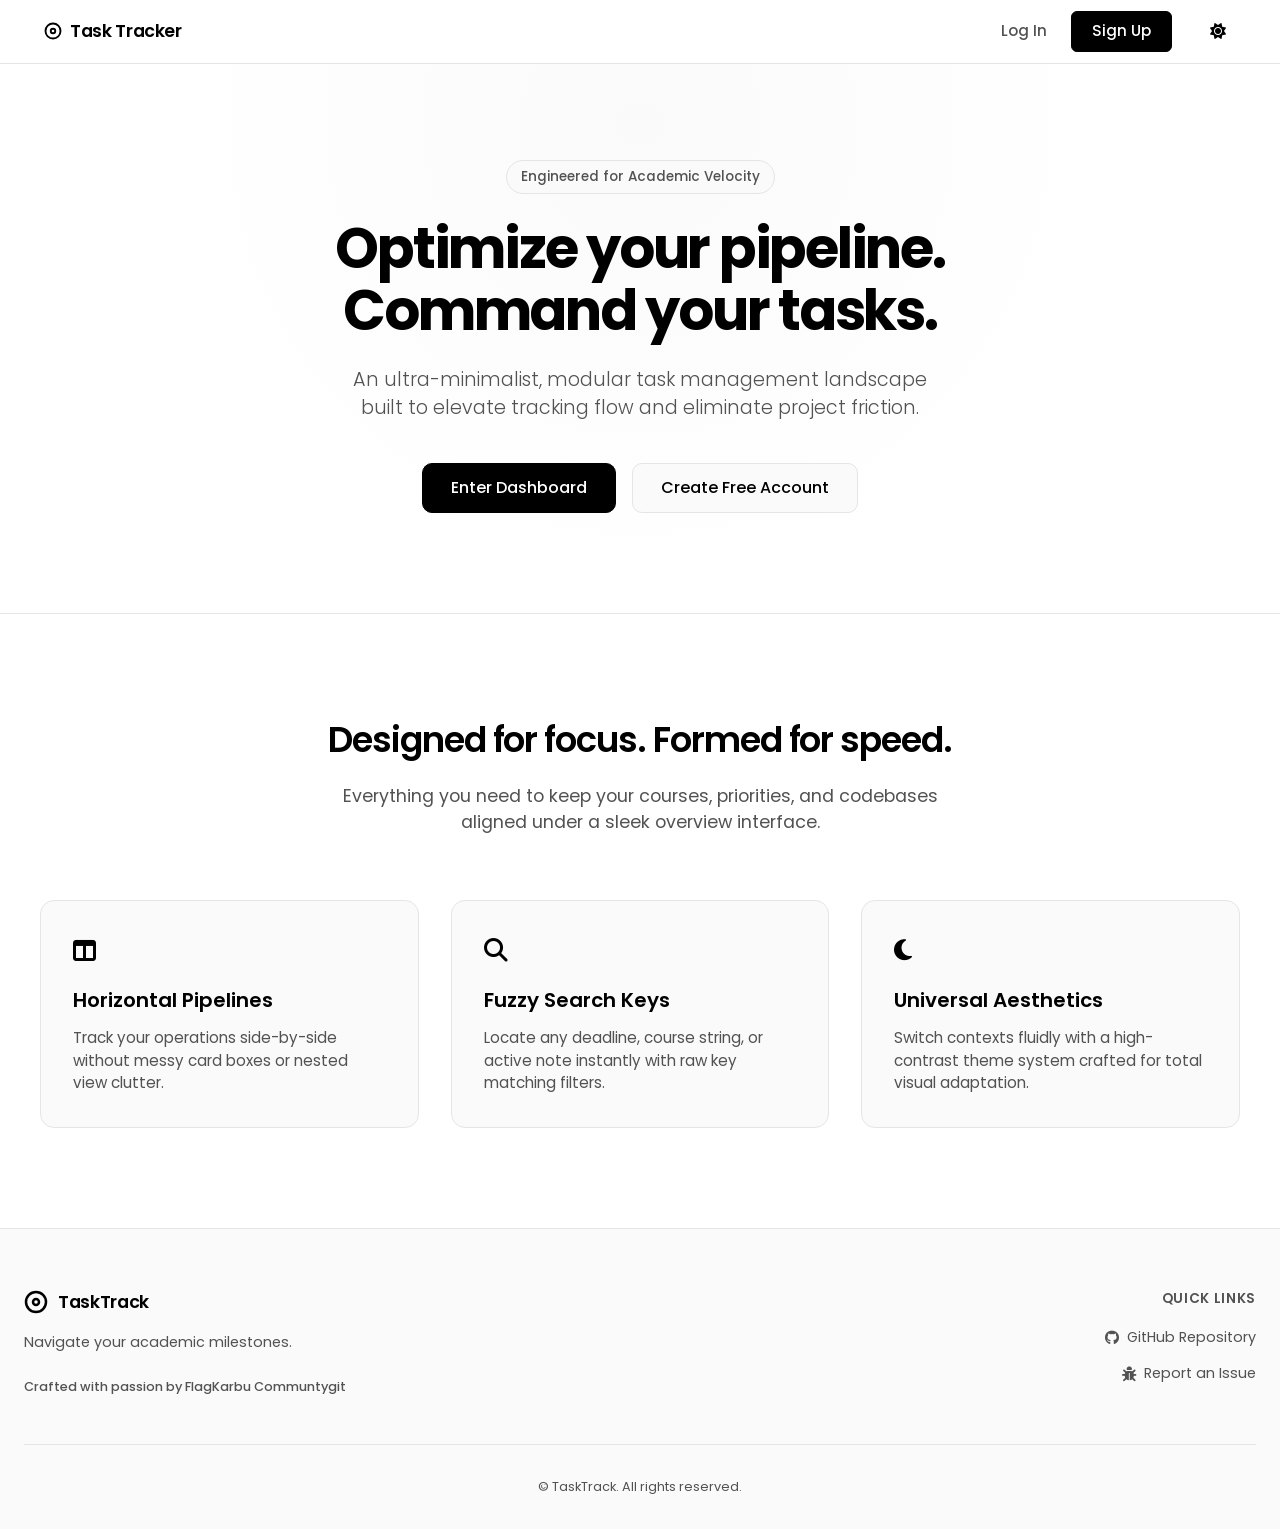
<file: frontend/pages/index.html>
<!DOCTYPE html>
<html lang="en" data-theme="light">

<head>
    <meta charset="UTF-8">
    <meta name="viewport" content="width=device-width, initial-scale=1.0">
    <title>Task Tracker — Navigate Your Academic Milestones</title>
    <link rel="preconnect" href="https://fonts.googleapis.com">
    <link rel="preconnect" href="https://fonts.gstatic.com" crossorigin>
    <link href="https://fonts.googleapis.com/css2?family=Poppins:wght@300;400;500;600;700&display=swap"
        rel="stylesheet">
    <link rel="stylesheet" href="https://cdnjs.cloudflare.com/ajax/libs/font-awesome/6.4.0/css/all.min.css">
    <link rel="stylesheet" href="../css/style.css">
</head>

<body>
    <nav class="navbar">
        <div class="nav-container">
            <a href="index.html" class="app-logo">
                <svg class="logo-icon" viewBox="0 0 24 24" fill="none" stroke="currentColor" stroke-width="2.5">
                    <path d="M12 22c5.523 0 10-4.477 10-10S17.523 2 12 2 2 6.477 2 12s4.477 10 10 10z" />
                    <circle cx="12" cy="12" r="3" />
                </svg>
                Task Tracker
            </a>
            <div class="nav-right">
                <div class="nav-links" style="align-items: center; margin-right: 12px;">
                    <a href="login.html"
                        style="font-size: 0.95rem; font-weight: 500; padding: 6px 12px; color: var(--text-secondary); transition: color 0.2s;"
                        onmouseover="this.style.color='var(--text-main)'"
                        onmouseout="this.style.color='var(--text-secondary)'">Log In</a>
                    <a href="register.html" class="btn-primary" style="padding: 8px 20px; font-size: 0.95rem;">Sign
                        Up</a>
                </div>
                <button class="nav-action-btn" id="theme-toggle-btn" title="Toggle Theme"><i
                        class="fas fa-sun"></i></button>
                <button class="nav-hamburger-btn" aria-label="Open menu">
                    <span></span>
                    <span></span>
                    <span></span>
                </button>
                <div class="nav-mobile-menu" id="mobile-nav-menu">
                    <a href="login.html" class="mobile-menu-link">Log In</a>
                    <a href="register.html" class="mobile-menu-link">Sign Up</a>
                </div>
            </div>
        </div>
    </nav>

    <header class="hero-section">
        <div class="hero-container">
            <div class="hero-badge">Engineered for Academic Velocity</div>
            <h1 class="hero-title">Optimize your pipeline. Command your tasks.</h1>
            <p class="hero-subtitle">An ultra-minimalist, modular task management landscape built to elevate tracking
                flow and eliminate project friction.</p>
            <div class="hero-actions">
                <a href="login.html" class="btn-primary btn-large">Enter Dashboard</a>
                <a href="register.html" class="btn-secondary btn-large">Create Free Account</a>
            </div>
        </div>
    </header>

    <section class="features-section">
        <div class="section-container">
            <header class="section-header">
                <h2 class="section-title">Designed for focus. Formed for speed.</h2>
                <p class="section-subtitle">Everything you need to keep your courses, priorities, and codebases aligned
                    under a sleek overview interface.</p>
            </header>
            <div class="features-grid">
                <div class="feature-card">
                    <div class="feature-icon"><i class="fas fa-columns"></i></div>
                    <h3 class="feature-title">Horizontal Pipelines</h3>
                    <p class="feature-text">Track your operations side-by-side without messy card boxes or nested view
                        clutter.</p>
                </div>
                <div class="feature-card">
                    <div class="feature-icon"><i class="fas fa-search"></i></div>
                    <h3 class="feature-title">Fuzzy Search Keys</h3>
                    <p class="feature-text">Locate any deadline, course string, or active note instantly with raw key
                        matching filters.</p>
                </div>
                <div class="feature-card">
                    <div class="feature-icon"><i class="fas fa-moon"></i></div>
                    <h3 class="feature-title">Universal Aesthetics</h3>
                    <p class="feature-text">Switch contexts fluidly with a high-contrast theme system crafted for total
                        visual adaptation.</p>
                </div>
            </div>
        </div>
    </section>

    <footer class="main-footer">
        <div class="footer-container">
            <div class="footer-left">
                <div class="footer-branding">
                    <svg class="footer-logo-icon" viewBox="0 0 24 24" fill="none" stroke="currentColor"
                        stroke-width="2.5">
                        <path d="M12 22c5.523 0 10-4.477 10-10S17.523 2 12 2 2 6.477 2 12s4.477 10 10 10z" />
                        <circle cx="12" cy="12" r="3" />
                    </svg>
                    <span class="footer-logo-text">TaskTrack</span>
                </div>
                <p class="footer-tagline">Navigate your academic milestones.</p>
                <p class="footer-credit">Crafted with passion by FlagKarbu Communtygit </p>
            </div>
            <div class="footer-right">
                <div class="footer-section">
                    <h4 class="footer-section-title">Quick Links</h4>
                    <ul class="footer-links">
                        <li><a href="https://github.com/naaelle1/TaskTrack" target="_blank" class="footer-link"><i
                                    class="fab fa-github"></i> GitHub Repository</a></li>
                        <li><a href="mailto:support@tasktrack.dev" class="footer-link"><i class="fas fa-bug"></i> Report
                                an Issue</a></li>
                    </ul>
                </div>
            </div>
        </div>
        <div class="footer-bottom">
            <p class="footer-copyright">© TaskTrack. All rights reserved.</p>
        </div>
    </footer>

    <script src="../js/app.js"></script>
</body>

</html>
</file>
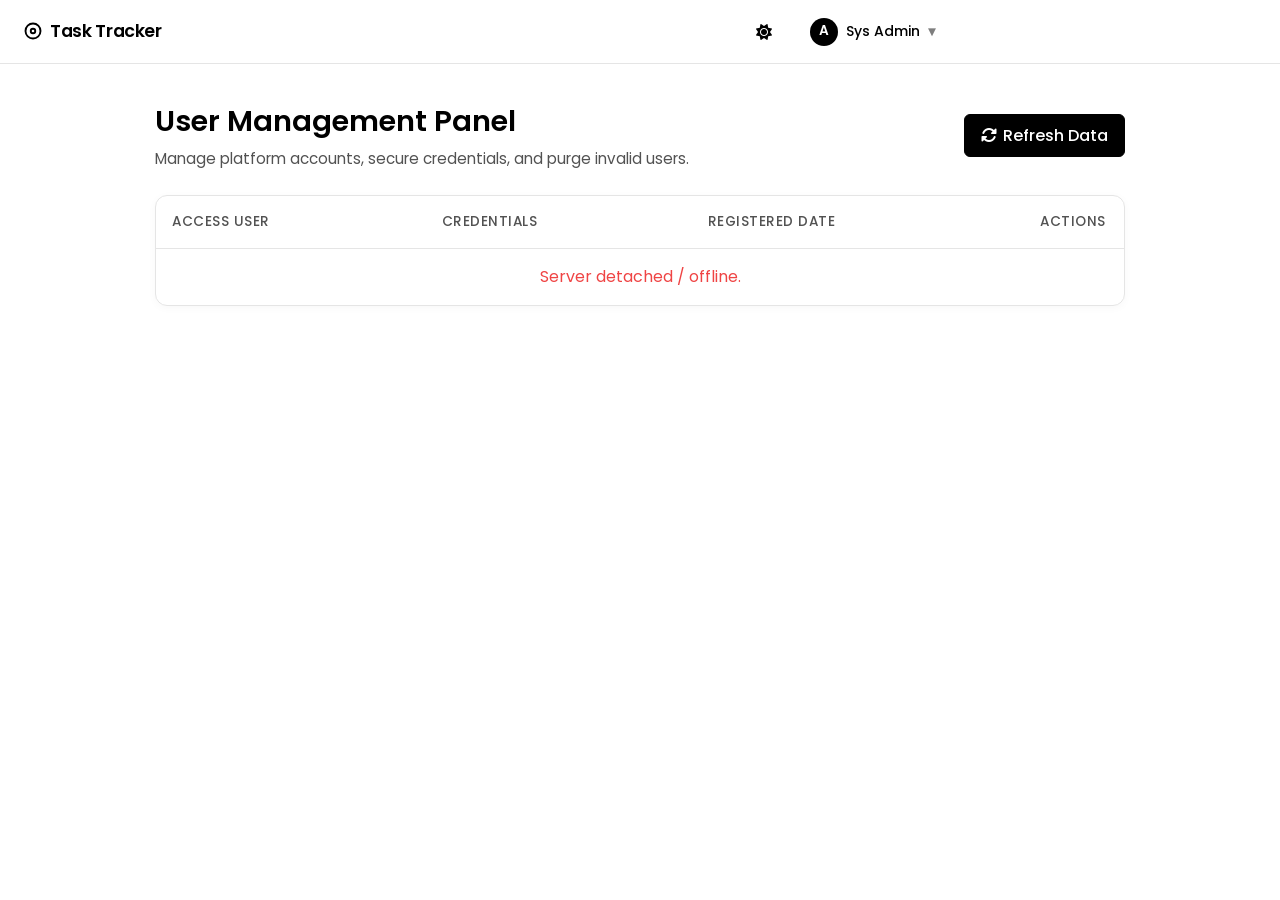
<file: frontend/pages/admin.html>
<!DOCTYPE html>
<html lang="en" data-theme="light">

<head>
    <meta charset="UTF-8">
    <meta name="viewport" content="width=device-width, initial-scale=1.0">
    <title>Admin Panel — Task Tracker</title>
    <link rel="preconnect" href="https://fonts.googleapis.com">
    <link rel="preconnect" href="https://fonts.gstatic.com" crossorigin>
    <link href="https://fonts.googleapis.com/css2?family=Poppins:wght@300;400;500;600;700&display=swap"
        rel="stylesheet">
    <link rel="stylesheet" href="https://cdnjs.cloudflare.com/ajax/libs/font-awesome/6.4.0/css/all.min.css">
    <link rel="stylesheet" href="../css/style.css">
    <style>
        .admin-page-container {
            max-width: 1000px;
            margin: 0 auto;
            padding: 100px 15px 30px;
            /* added 100px top padding to avoid navbar collision */
        }

        .admin-header {
            margin-bottom: 24px;
            display: flex;
            align-items: center;
            justify-content: space-between;
            gap: 15px;
        }

        .admin-title {
            font-size: 1.8rem;
            font-weight: 600;
        }

        .user-table-wrapper {
            background-color: var(--card-bg);
            border-radius: 12px;
            border: 1px solid var(--border-color);
            overflow-x: auto;
            box-shadow: 0 2px 8px rgba(0, 0, 0, 0.03);
            margin-top: 15px;
        }

        .user-table {
            width: 100%;
            border-collapse: collapse;
            text-align: left;
        }

        .user-table th,
        .user-table td {
            padding: 16px;
            border-bottom: 1px solid var(--border-color);
        }

        .user-table th {
            font-weight: 500;
            color: var(--text-secondary);
            font-size: 0.85rem;
            text-transform: uppercase;
            letter-spacing: 0.5px;
            background-color: var(--bg-color);
        }

        .user-table tr:last-child td {
            border-bottom: none;
        }

        .user-table tbody tr:hover {
            background-color: var(--bg-color);
        }

        .action-btns {
            display: flex;
            gap: 10px;
        }

        .btn-icon {
            background: none;
            border: none;
            color: var(--text-secondary);
            cursor: pointer;
            font-size: 1rem;
            transition: color 0.2s;
        }

        .btn-icon:hover {
            color: var(--primary-color);
        }

        .btn-icon.delete:hover {
            color: #ef4444;
        }

        .user-badges {
            display: flex;
            align-items: center;
            gap: 8px;
        }

        .avatar-tiny {
            width: 32px;
            height: 32px;
            border-radius: 50%;
            background-color: var(--primary-color);
            color: white;
            display: flex;
            align-items: center;
            justify-content: center;
            font-weight: 600;
            font-size: 0.85rem;
        }

        /* Mobile Responsive Adjustments */
        @media (max-width: 600px) {
            .admin-page-container {
                padding: 85px 10px 30px;
            }

            .admin-header {
                flex-direction: column;
                align-items: flex-start;
            }

            .admin-title {
                font-size: 1.4rem;
            }

            .welcome-subtitle {
                font-size: 0.85rem;
            }

            .user-table th,
            .user-table td {
                padding: 12px 8px;
                font-size: 0.8rem;
            }

            .user-table th {
                font-size: 0.75rem;
            }

            .avatar-tiny {
                width: 26px;
                height: 26px;
                font-size: 0.7rem;
            }

            .action-btns {
                flex-direction: column;
                gap: 5px;
            }
        }
    </style>
</head>

<body class="dashboard-body horizontal-layout">
    <nav class="app-navbar">
        <div class="nav-left">
            <a href="dashboard.html" class="app-logo">
                <svg class="logo-icon" viewBox="0 0 24 24" fill="none" stroke="currentColor" stroke-width="2.5">
                    <path d="M12 22c5.523 0 10-4.477 10-10S17.523 2 12 2 2 6.477 2 12s4.477 10 10 10z" />
                    <circle cx="12" cy="12" r="3" />
                </svg>
                Task Tracker <span
                    style="font-size: 12px; background: var(--primary-color); color: white; padding: 2px 6px; border-radius: 4px; margin-left: 8px;">ADMIN</span>
            </a>
        </div>
        <div class="nav-right">
            <button class="nav-action-btn" id="theme-toggle-btn" title="Toggle Theme"><i
                    class="fas fa-sun"></i></button>
            <div class="profile-dropdown-wrapper" id="profile-menu-trigger">
                <div class="profile-avatar-sm admin-avatar">A</div>
                <span class="profile-name-sm">Sys Admin</span>
                <span class="profile-chevron">▼</span>
                <div class="profile-dropdown-menu" id="profile-dropdown">
                    <a href="dashboard.html" class="dropdown-item"><i class="fas fa-columns"></i> Dashboard</a>
                    <hr class="dropdown-divider">
                    <a href="index.html" class="dropdown-item logout-text"><i class="fas fa-sign-out-alt"></i>
                        Logout</a>
                </div>
            </div>
        </div>
    </nav>

    <main class="admin-page-container">
        <div class="admin-header">
            <div>
                <h1 class="admin-title">User Management Panel</h1>
                <p class="welcome-subtitle" style="margin-top: 5px;">Manage platform accounts, secure credentials, and
                    purge invalid users.</p>
            </div>
            <button class="btn-primary" onclick="loadUsers()"><i class="fas fa-sync-alt" style="margin-right: 6px;"></i>
                Refresh Data</button>
        </div>

        <div class="user-table-wrapper">
            <table class="user-table">
                <thead>
                    <tr>
                        <th>Access User</th>
                        <th>Credentials</th>
                        <th>Registered Date</th>
                        <th style="width: 100px;">Actions</th>
                    </tr>
                </thead>
                <tbody id="user-table-body">
                    <!-- Dynamic Data Injected Here -->
                    <tr>
                        <td colspan="4" style="text-align: center; padding: 30px; color: var(--text-secondary);">Loading
                            accounts...</td>
                    </tr>
                </tbody>
            </table>
        </div>
    </main>

    <!-- Edit User Modal -->
    <div class="modal-overlay" id="edit-user-modal">
        <div class="modal-content">
            <div style="display:flex; justify-content:space-between; align-items:center; margin-bottom: 20px;">
                <h3 class="modal-title">Edit User Credentials</h3>
                <button class="btn-icon" id="close-user-modal" style="font-size: 1.2rem;"><i
                        class="fas fa-times"></i></button>
            </div>
            <form id="edit-user-form" onsubmit="event.preventDefault(); submitUserEdit();">
                <input type="hidden" id="edit-user-id">
                <div class="form-group">
                    <label class="form-label">Username</label>
                    <input type="text" id="edit-username" class="form-input" required>
                </div>
                <div class="form-group">
                    <label class="form-label">Email Address</label>
                    <input type="email" id="edit-user-email" class="form-input" required>
                </div>
                <div class="form-group">
                    <label class="form-label">New Password</label>
                    <input type="password" id="edit-user-password" class="form-input"
                        placeholder="Leave blank to keep unchanged">
                </div>

                <div class="modal-actions" style="margin-top: 30px;">
                    <button type="submit" class="btn-primary btn-full">Save Changes</button>
                </div>
            </form>
        </div>
    </div>

    <!-- Custom Delete Confirm Modal -->
    <div class="modal-overlay" id="delete-user-modal">
        <div class="modal-content" style="max-width: 450px; text-align: center;">
            <div style="font-size: 50px; color: #ef4444; margin-bottom: 20px;">
                <i class="fas fa-exclamation-triangle"></i>
            </div>
            <h3 class="modal-title" style="margin-bottom: 10px;">Wipe User Account?</h3>
            <p style="color: var(--text-secondary); margin-bottom: 25px;">
                This action is <strong>irreversible</strong>. It will permanently delete this user's account and all
                their active tasks. Proceed?
            </p>

            <div class="modal-actions" style="display: flex; gap: 15px;">
                <button type="button" class="btn-secondary"
                    style="flex: 1; padding: 12px; border-radius: 8px; border: 1px solid var(--border-color); background: none; color: var(--text-main); font-weight: 500; cursor: pointer;"
                    onclick="closeDeleteModal()">Cancel</button>
                <button type="button" class="btn-primary" style="flex: 1; background-color: #ef4444;"
                    onclick="confirmDeleteUser()">Yes, Wipe User</button>
            </div>
        </div>
    </div>

    <script src="../js/app.js"></script>
    <script>
        // Custom Admin Logic extending basic app.js environment variables
        async function loadUsers() {
            const tableBody = document.getElementById("user-table-body");
            tableBody.innerHTML = `<tr><td colspan="4" style="text-align: center; padding: 30px; color: var(--text-secondary);">Loading accounts...</td></tr>`;

            try {
                const response = await fetch(`${API_BASE}/admin/users`, {
                    method: 'GET',
                    credentials: 'include'
                });

                if (response.ok) {
                    const data = await response.json();
                    renderUsers(data.users || []);
                } else if (response.status === 401 || response.status === 403) {
                    alert("Akses Ditolak: Halaman ini dikunci KHUSUS untuk Administrator.");
                    window.location.href = 'dashboard.html';
                } else {
                    tableBody.innerHTML = `<tr><td colspan="4" style="text-align: center; color: #ef4444;">Failed to load users from backend.</td></tr>`;
                }
            } catch (e) {
                tableBody.innerHTML = `<tr><td colspan="4" style="text-align: center; color: #ef4444;">Server detached / offline.</td></tr>`;
            }
        }

        function renderUsers(users) {
            const tableBody = document.getElementById("user-table-body");
            if (users.length === 0) {
                tableBody.innerHTML = `<tr><td colspan="4" style="text-align: center; padding: 30px; color: var(--text-secondary);">No registered users yet.</td></tr>`;
                return;
            }

            tableBody.innerHTML = users.map(user => `
                <tr>
                    <td>
                        <div class="user-badges">
                            <div class="avatar-tiny">${(user.username || 'U').charAt(0).toUpperCase()}</div>
                            <div style="display:flex; flex-direction:column;">
                                <span style="font-weight: 500; color: var(--text-main);">${user.full_name || 'No Name Setup'}</span>
                                <span style="font-size: 0.8rem; color: var(--text-secondary);">ID: ${user.id.substring(0, 8)}...</span>
                            </div>
                        </div>
                    </td>
                    <td>
                        <div style="display:flex; flex-direction:column;">
                            <span style="font-weight: 500;">@${user.username}</span>
                            <span style="font-size: 0.85rem; color: var(--text-secondary);">${user.email}</span>
                        </div>
                    </td>
                    <td style="color: var(--text-secondary); font-size: 0.85rem;">
                        ${new Date(user.created_at).toLocaleDateString()}
                    </td>
                    <td>
                        <div class="action-btns">
                            <button class="btn-icon" title="Edit Controls" onclick="openEditUser('${user.id}', '${user.username}', '${user.email}')"><i class="fas fa-edit"></i></button>
                            <button class="btn-icon delete" title="Wipe User" onclick="deleteUser('${user.id}')"><i class="fas fa-trash-alt"></i></button>
                        </div>
                    </td>
                </tr>
            `).join("");
        }

        function openEditUser(id, username, email) {
            document.getElementById("edit-user-id").value = id;
            document.getElementById("edit-username").value = username;
            document.getElementById("edit-user-email").value = email;
            document.getElementById("edit-user-password").value = "";

            const modal = document.getElementById("edit-user-modal");
            modal.classList.add("active");
        }

        document.getElementById("close-user-modal").addEventListener("click", () => {
            document.getElementById("edit-user-modal").classList.remove("active");
        });

        async function submitUserEdit() {
            const id = document.getElementById("edit-user-id").value;
            const payload = {
                username: document.getElementById("edit-username").value,
                email: document.getElementById("edit-user-email").value,
                password: document.getElementById("edit-user-password").value
            };

            try {
                const response = await fetch(`${API_BASE}/admin/users/${id}`, {
                    method: 'PUT',
                    headers: { 'Content-Type': 'application/json' },
                    credentials: 'include',
                    body: JSON.stringify(payload)
                });

                if (response.ok) {
                    document.getElementById("edit-user-modal").classList.remove("active");
                    loadUsers();
                } else {
                    const data = await response.json();
                    alert("Update failed: " + (data.error || "Unknown error"));
                }
            } catch (e) {
                alert("Failed connecting to admin tunnel.");
            }
        }

        let userToDelete = null;

        function deleteUser(id) {
            userToDelete = id;
            document.getElementById("delete-user-modal").classList.add("active");
        }

        function closeDeleteModal() {
            userToDelete = null;
            document.getElementById("delete-user-modal").classList.remove("active");
        }

        async function confirmDeleteUser() {
            if (!userToDelete) return;
            const id = userToDelete;
            closeDeleteModal();

            try {
                const response = await fetch(`${API_BASE}/admin/users/${id}`, {
                    method: 'DELETE',
                    credentials: 'include'
                });

                if (response.ok) {
                    loadUsers();
                } else {
                    const data = await response.json();
                    alert("Delete failed: " + (data.error || "Unknown error"));
                }
            } catch (e) {
                alert("Failed connecting to admin tunnel.");
            }
        }

        // Initialize admin on load
        document.addEventListener("DOMContentLoaded", () => {
            loadUsers();
        });
    </script>
</body>

</html>
</file>
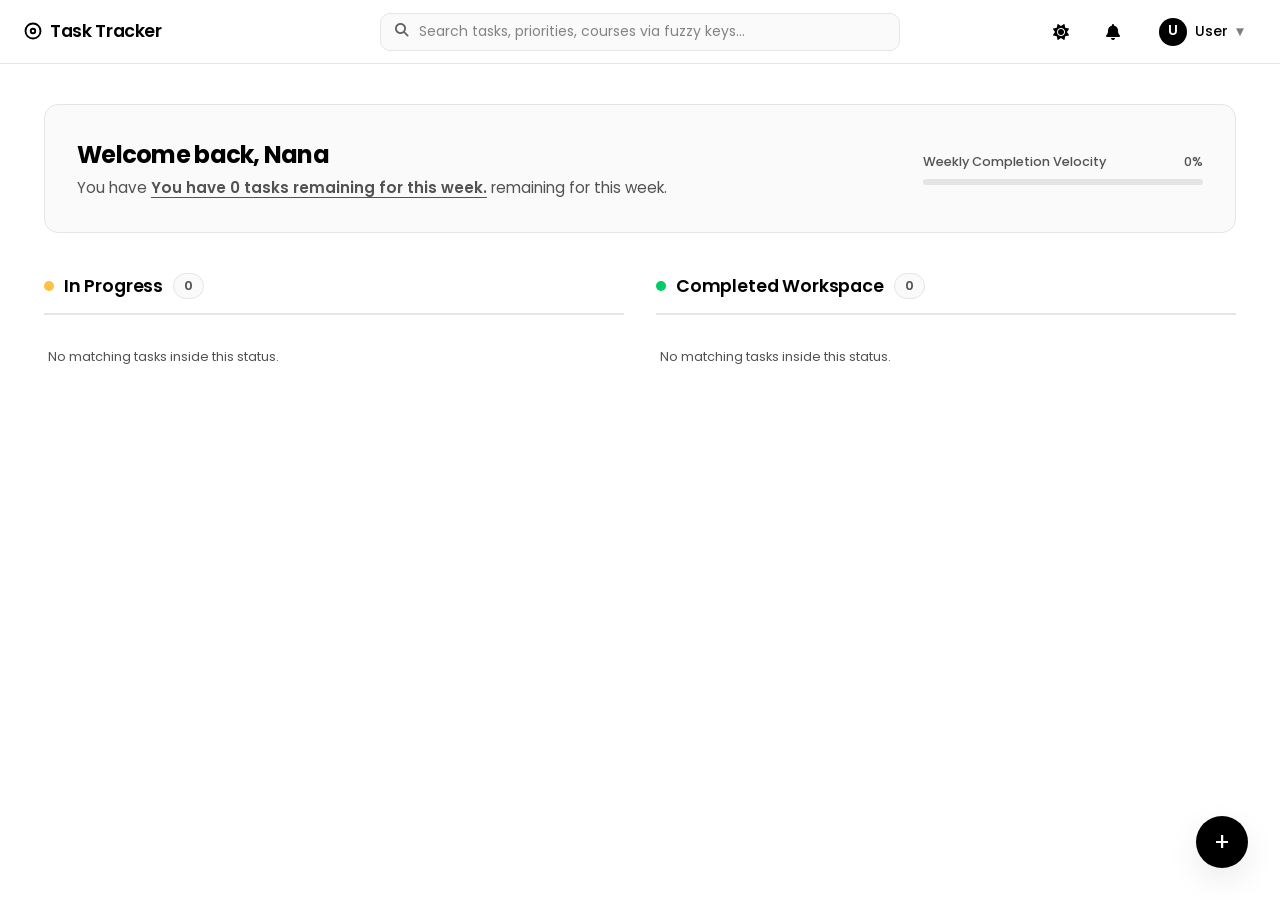
<file: frontend/pages/dashboard.html>
<!DOCTYPE html>
<html lang="en" data-theme="light">

<head>
    <meta charset="UTF-8">
    <meta name="viewport" content="width=device-width, initial-scale=1.0">
    <title>Dashboard — Task Tracker</title>
    <link rel="preconnect" href="https://fonts.googleapis.com">
    <link rel="preconnect" href="https://fonts.gstatic.com" crossorigin>
    <link href="https://fonts.googleapis.com/css2?family=Poppins:wght@300;400;500;600;700&display=swap"
        rel="stylesheet">
    <link rel="stylesheet" href="https://cdnjs.cloudflare.com/ajax/libs/font-awesome/6.4.0/css/all.min.css">
    <link rel="stylesheet" href="../css/style.css">
</head>

<body class="dashboard-body horizontal-layout">
    <!-- NAVBAR (Sesuai image_4440f1.png) -->
    <nav class="app-navbar">
        <div class="nav-left">
            <a href="index.html" class="app-logo">
                <svg class="logo-icon" viewBox="0 0 24 24" fill="none" stroke="currentColor" stroke-width="2.5">
                    <path d="M12 22c5.523 0 10-4.477 10-10S17.523 2 12 2 2 6.477 2 12s4.477 10 10 10z" />
                    <circle cx="12" cy="12" r="3" />
                </svg>
                Task Tracker
            </a>
        </div>
        <div class="nav-center">
            <div class="search-container">
                <span class="search-icon"><i class="fas fa-search"></i></span>
                <input type="text" id="search-input" placeholder="Search tasks, priorities, courses via fuzzy keys..."
                    autocomplete="off">
            </div>
        </div>
        <div class="nav-right">
            <button class="nav-action-btn" id="theme-toggle-btn" title="Toggle Theme"><i
                    class="fas fa-sun"></i></button>
            <button class="nav-action-btn" title="Notifications"><i class="fas fa-bell"></i></button>
            <!-- Dropdown Profile di Sebelah Kanan -->
            <div class="profile-dropdown-wrapper" id="profile-menu-trigger">
                <div class="profile-avatar-sm">U</div>
                <span class="profile-name-sm">User</span>
                <span class="profile-chevron">▼</span>
                <div class="profile-dropdown-menu" id="profile-dropdown">
                    <a href="profile.html" class="dropdown-item"><i class="fas fa-user"></i> View Profile</a>
                    <button class="dropdown-item" id="open-settings-modal"><i class="fas fa-cog"></i>
                        Preferences</button>
                    <hr class="dropdown-divider">
                    <a href="index.html" class="dropdown-item logout-text"><i class="fas fa-sign-out-alt"></i>
                        Logout</a>
                </div>
            </div>
        </div>
    </nav>

    <!-- CONTENT WORKSPACE -->
    <main class="app-container">
        <!-- Hero Metrics Summary (Sesuai yang kurang tadi!) -->
        <header class="dashboard-hero-summary">
            <div class="summary-left">
                <h1 class="welcome-title">Welcome back</h1>
                <p class="welcome-subtitle">You have <span class="highlight-text" id="summary-pending-count">0
                        tasks</span> remaining for this week.</p>
            </div>
            <div class="summary-right">
                <div class="mini-progress-wrapper">
                    <div class="progress-labels">
                        <span>Weekly Completion Velocity</span>
                        <span id="velocity-percentage">0%</span>
                    </div>
                    <div class="progress-track">
                        <div class="progress-bar" id="velocity-bar" style="width: 0%;"></div>
                    </div>
                </div>
            </div>
        </header>

        <!-- Horizontal Pipeline Lanes -->
        <section class="board-lane-container">
            <!-- Diisi otomatis oleh JavaScript -->
        </section>
    </main>

    <!-- Floating Button Input Task -->
    <button class="floating-action-button" id="open-add-modal" title="Create Task">+</button>

    <!-- MODAL: ADD TASK -->
    <div class="modal-overlay" id="add-task-modal">
        <div class="modal-content">
            <h3 class="modal-title">Create Task</h3>
            <form id="add-task-form">
                <div class="form-group">
                    <label for="add-title" class="form-label">Task Title</label>
                    <input type="text" id="add-title" class="form-input" placeholder="e.g., Thesis Chapter 1 Draft"
                        required>
                </div>
                <div class="form-group">
                    <label for="add-subject" class="form-label">Subject</label>
                    <input type="text" id="add-subject" class="form-input" placeholder="e.g., Computer Science"
                        required>
                </div>
                <div class="form-group">
                    <label for="add-desc" class="form-label">Description</label>
                    <textarea id="add-desc" class="form-input form-textarea"
                        placeholder="Provide extra details..."></textarea>
                </div>
                <div class="form-row">
                    <div class="form-group">
                        <label for="add-deadline" class="form-label">Deadline</label>
                        <input type="date" id="add-deadline" class="form-input" required>
                    </div>
                    <div class="form-group">
                        <label for="add-priority" class="form-label">Priority</label>
                        <select id="add-priority" class="form-input">
                            <option value="High">High</option>
                            <option value="Medium">Medium</option>
                            <option value="Low">Low</option>
                        </select>
                    </div>
                </div>
                <div class="form-group">
                    <label for="add-status" class="form-label">Status</label>
                    <select id="add-status" class="form-input">
                        <option value="Pending">Pending</option>
                        <option value="Completed">Completed</option>
                    </select>
                </div>
                <div class="modal-actions">
                    <button type="button" class="btn-secondary" id="close-add-modal">Cancel</button>
                    <button type="submit" class="btn-primary">Save Task</button>
                </div>
            </form>
        </div>
    </div>

    <!-- MODAL: EDIT TASK -->
    <div class="modal-overlay" id="edit-task-modal">
        <div class="modal-content">
            <h3 class="modal-title">Modify Task</h3>
            <form id="edit-task-form">
                <input type="hidden" id="edit-id">
                <div class="form-group">
                    <label for="edit-title" class="form-label">Task Title</label>
                    <input type="text" id="edit-title" class="form-input" required>
                </div>
                <div class="form-group">
                    <label for="edit-subject" class="form-label">Subject</label>
                    <input type="text" id="edit-subject" class="form-input" required>
                </div>
                <div class="form-group">
                    <label for="edit-desc" class="form-label">Description</label>
                    <textarea id="edit-desc" class="form-input form-textarea"></textarea>
                </div>
                <div class="form-row">
                    <div class="form-group">
                        <label for="edit-deadline" class="form-label">Deadline</label>
                        <input type="date" id="edit-deadline" class="form-input" required>
                    </div>
                    <div class="form-group">
                        <label for="edit-priority" class="form-label">Priority</label>
                        <select id="edit-priority" class="form-input">
                            <option value="High">High</option>
                            <option value="Medium">Medium</option>
                            <option value="Low">Low</option>
                        </select>
                    </div>
                </div>
                <div class="form-group">
                    <label for="edit-status" class="form-label">Status</label>
                    <select id="edit-status" class="form-input">
                        <option value="Pending">Pending</option>
                        <option value="Completed">Completed</option>
                    </select>
                </div>
                <div class="modal-actions-edit">
                    <button type="button" class="btn-danger-text" id="delete-edit-modal">Delete Task</button>
                    <div class="modal-actions-right">
                        <button type="button" class="btn-secondary" id="close-edit-modal">Cancel</button>
                        <button type="submit" class="btn-primary">Update</button>
                    </div>
                </div>
            </form>
        </div>
    </div>

    <!-- MODAL: SETTINGS -->
    <div class="modal-overlay" id="settings-modal">
        <div class="modal-content">
            <h3 class="modal-title">Preferences</h3>
            <form id="settings-form" onsubmit="event.preventDefault();">
                <div class="form-group flex-settings-row">
                    <div>
                        <label class="form-label block-label">Dark Interface Mode</label>
                        <span class="form-desc-text">Swap context color tones instantly.</span>
                    </div>
                    <label class="switch-toggle-container">
                        <input type="checkbox" id="theme-toggle-checkbox">
                        <span class="switch-slider"></span>
                    </label>
                </div>
                <div class="form-group flex-settings-row">
                    <div>
                        <label class="form-label block-label">Push Notifications</label>
                        <span class="form-desc-text">Receive strict alerts near target deadlines.</span>
                    </div>
                    <label class="switch-toggle-container">
                        <input type="checkbox" id="notification-toggle" checked>
                        <span class="switch-slider"></span>
                    </label>
                </div>
                <div class="form-group">
                    <label for="language-selection" class="form-label">System Language</label>
                    <select id="language-selection" class="form-input">
                        <option value="en">English (US)</option>
                        <option value="id">Bahasa Indonesia</option>
                    </select>
                </div>
                <div class="modal-actions">
                    <button type="button" class="btn-primary btn-full" id="close-settings-modal">Done</button>
                </div>
            </form>
        </div>
    </div>

    <!-- MODAL: CLEAR HISTORY CONFIRMATION -->
    <div class="modal-overlay" id="clear-history-modal">
        <div class="modal-content">
            <h3 class="modal-title">Clear Completed Tasks</h3>
            <p class="modal-desc">Are you sure you want to clear all completed tasks? This action cannot be undone.</p>
            <div class="modal-actions">
                <button type="button" class="btn-secondary" onclick="closeModal('clear-history-modal')">Cancel</button>
                <button type="button" class="btn-danger" onclick="clearCompletedTasks()">Clear History</button>
            </div>
        </div>
    </div>

    <script src="../js/app.js"></script>
</body>

</html>
</file>
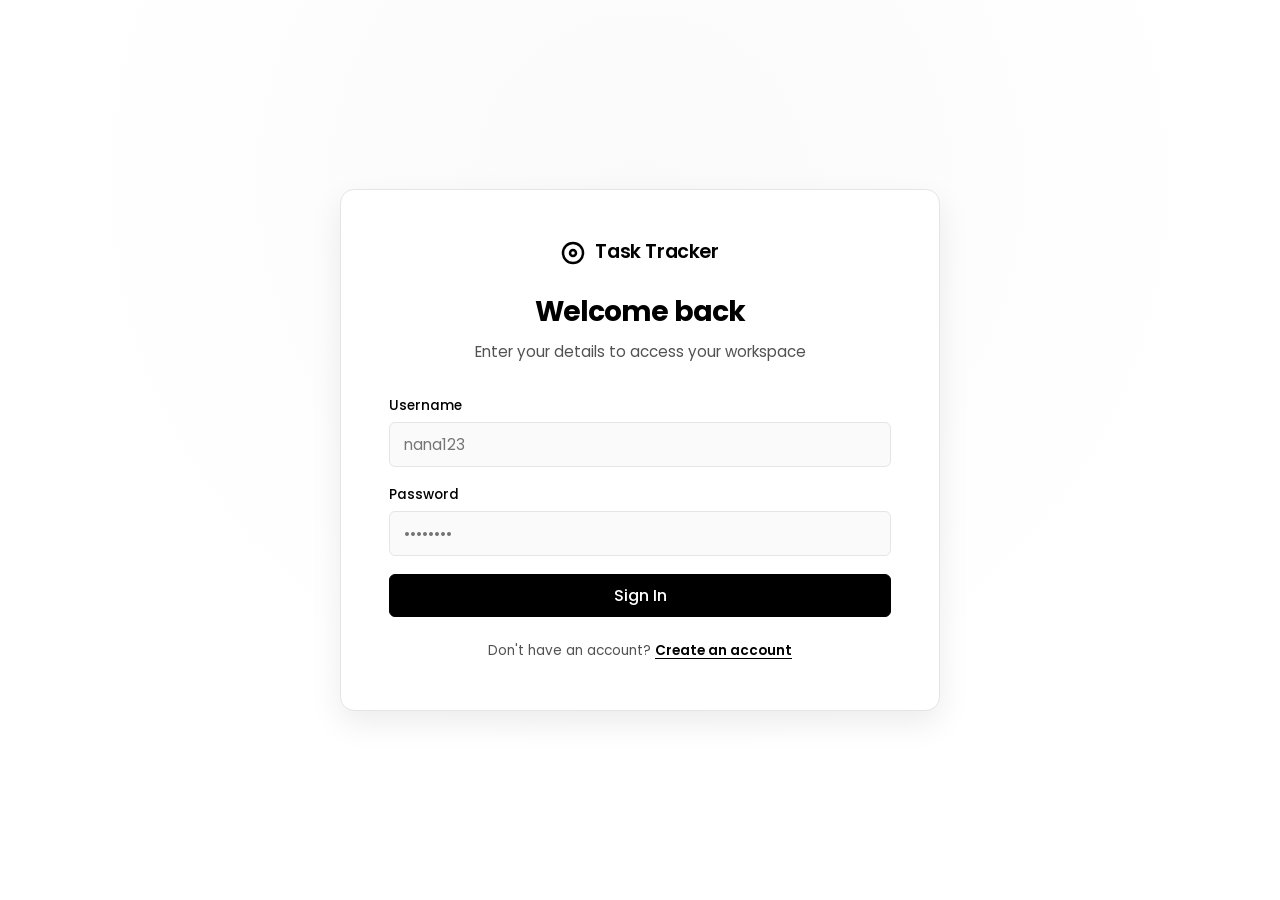
<file: frontend/pages/login.html>
<!DOCTYPE html>
<html lang="en" data-theme="light">

<head>
    <meta charset="UTF-8">
    <meta name="viewport" content="width=device-width, initial-scale=1.0">
    <title>Login — Task Tracker</title>
    <link rel="preconnect" href="https://fonts.googleapis.com">
    <link rel="preconnect" href="https://fonts.gstatic.com" crossorigin>
    <link href="https://fonts.googleapis.com/css2?family=Poppins:wght@300;400;500;600;700&display=swap"
        rel="stylesheet">
    <link rel="stylesheet" href="https://cdnjs.cloudflare.com/ajax/libs/font-awesome/6.4.0/css/all.min.css">
    <link rel="stylesheet" href="../css/style.css">
</head>

<body class="auth-body">
    <div class="auth-card">
        <div class="auth-header">
            <a href="index.html" class="auth-logo">
                <svg class="auth-logo-icon" viewBox="0 0 24 24" fill="none" stroke="currentColor" stroke-width="2.5">
                    <path d="M12 22c5.523 0 10-4.477 10-10S17.523 2 12 2 2 6.477 2 12s4.477 10 10 10z" />
                    <circle cx="12" cy="12" r="3" />
                </svg>
                Task Tracker
            </a>
            <h1 class="auth-title">Welcome back</h1>
            <p class="auth-subtitle">Enter your details to access your workspace</p>
        </div>
        <form id="login-form" class="auth-form">
            <div class="form-group">
                <label for="email" class="form-label">Username</label>
                <input type="text" id="email" class="form-input" placeholder="nana123" required>
            </div>
            <div class="form-group">
                <label for="password" class="form-label">Password</label>
                <input type="password" id="password" class="form-input" placeholder="••••••••" required>
            </div>
            <button type="submit" class="btn-primary btn-full">Sign In</button>
        </form>
        <div class="auth-footer">
            <p>Don't have an account? <a href="register.html" class="auth-link">Create an account</a></p>
        </div>
    </div>
    <script>
        document.getElementById('login-form').addEventListener('submit', async function (e) {
            e.preventDefault();
            const username = document.getElementById('email').value;
            const password = document.getElementById('password').value;

            try {
                let API_BASE = "https://tasktrack-production-a1d2.up.railway.app";
                if (window.location.hostname === "127.0.0.1") API_BASE = "http://127.0.0.1:5000";
                else if (window.location.hostname === "localhost" || window.location.hostname === "") API_BASE = "http://localhost:5000";

                const response = await fetch(`${API_BASE}/login`, {
                    method: 'POST',
                    headers: { 'Content-Type': 'application/json' },
                    credentials: 'include',
                    body: JSON.stringify({ username, password })
                });

                if (response.ok) {
                    window.location.href = 'dashboard.html';
                } else {
                    const data = await response.json();
                    alert("Error: " + (data.error || "Login gagal"));
                }
            } catch (e) {
                alert("Server Error: Unable to connect to backend.");
            }
        });
    </script>
</body>

</html>
</file>
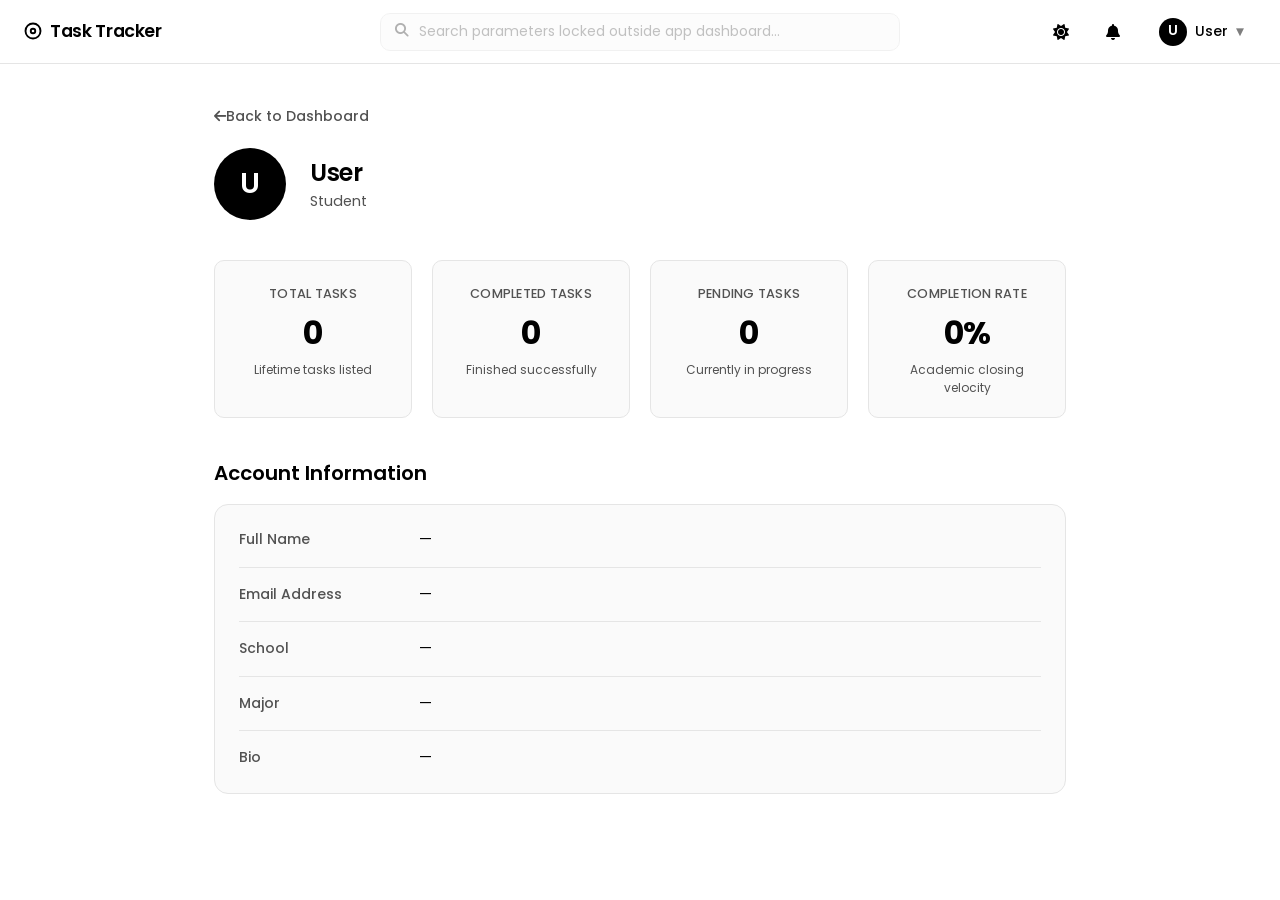
<file: frontend/pages/profile.html>
<!DOCTYPE html>
<html lang="en" data-theme="light">

<head>
    <meta charset="UTF-8">
    <meta name="viewport" content="width=device-width, initial-scale=1.0">
    <title>Profile — Task Tracker</title>
    <link rel="preconnect" href="https://fonts.googleapis.com">
    <link rel="preconnect" href="https://fonts.gstatic.com" crossorigin>
    <link href="https://fonts.googleapis.com/css2?family=Poppins:wght@300;400;500;600;700&display=swap"
        rel="stylesheet">
    <link rel="stylesheet" href="https://cdnjs.cloudflare.com/ajax/libs/font-awesome/6.4.0/css/all.min.css">
    <link rel="stylesheet" href="../css/style.css">
</head>

<body class="dashboard-body horizontal-layout">
    <nav class="app-navbar">
        <div class="nav-left">
            <a href="dashboard.html" class="app-logo">
                <svg class="logo-icon" viewBox="0 0 24 24" fill="none" stroke="currentColor" stroke-width="2.5">
                    <path d="M12 22c5.523 0 10-4.477 10-10S17.523 2 12 2 2 6.477 2 12s4.477 10 10 10z" />
                    <circle cx="12" cy="12" r="3" />
                </svg>
                Task Tracker
            </a>
        </div>
        <div class="nav-center">
            <div class="search-container disabled-search">
                <span class="search-icon"><i class="fas fa-search"></i></span>
                <input type="text" placeholder="Search parameters locked outside app dashboard..." disabled>
            </div>
        </div>
        <div class="nav-right">
            <button class="nav-action-btn" id="theme-toggle-btn" title="Toggle Theme"><i
                    class="fas fa-sun"></i></button>
            <button class="nav-action-btn" title="Notifications"><i class="fas fa-bell"></i></button>
            <div class="profile-dropdown-wrapper" id="profile-menu-trigger">
                <div class="profile-avatar-sm">U</div>
                <span class="profile-name-sm">User</span>
                <span class="profile-chevron">▼</span>
                <div class="profile-dropdown-menu" id="profile-dropdown">
                    <a href="dashboard.html" class="dropdown-item"><i class="fas fa-columns"></i> App Dashboard</a>
                    <button class="dropdown-item" id="open-settings-modal"><i class="fas fa-cog"></i>
                        Preferences</button>
                    <hr class="dropdown-divider">
                    <a href="index.html" class="dropdown-item logout-text"><i class="fas fa-sign-out-alt"></i>
                        Logout</a>
                </div>
            </div>
        </div>
    </nav>

    <main class="app-container profile-page-container">
        <div style="margin-bottom: 20px;">
            <a href="dashboard.html" class="back-dashboard-link"><i class="fas fa-arrow-left"></i> Back to Dashboard</a>
        </div>

        <header class="profile-header-workspace">
            <div class="profile-avatar-wrapper">
                <div class="profile-avatar">U</div>
            </div>
            <div class="profile-meta-info">
                <h1 class="profile-name">User</h1>
                <p class="profile-role">Student</p>
            </div>
        </header>

        <section class="stats-grid">
            <div class="stat-card">
                <div class="stat-header"><span class="stat-title">Total Tasks</span></div>
                <div class="stat-value" id="prof-total">0</div>
                <p class="stat-desc">Lifetime tasks listed</p>
            </div>
            <div class="stat-card">
                <div class="stat-header"><span class="stat-title">Completed Tasks</span></div>
                <div class="stat-value" id="prof-completed">0</div>
                <p class="stat-desc">Finished successfully</p>
            </div>
            <div class="stat-card">
                <div class="stat-header"><span class="stat-title">Pending Tasks</span></div>
                <div class="stat-value" id="prof-pending">0</div>
                <p class="stat-desc">Currently in progress</p>
            </div>
            <div class="stat-card">
                <div class="stat-header"><span class="stat-title">Completion Rate</span></div>
                <div class="stat-value" id="prof-rate">0%</div>
                <p class="stat-desc">Academic closing velocity</p>
            </div>
        </section>

        <section class="profile-details-section">
            <h2 class="container-heading" style="font-size: 1.25rem; font-weight:600; margin-bottom:16px;">Account
                Information</h2>
            <div class="profile-details-card">
                <div class="detail-row">
                    <span class="detail-label">Full Name</span>
                    <span class="detail-value" id="prof-fullname">—</span>
                </div>
                <div class="detail-row">
                    <span class="detail-label">Email Address</span>
                    <span class="detail-value" id="prof-email">—</span>
                </div>
                <div class="detail-row">
                    <span class="detail-label">School</span>
                    <span class="detail-value" id="prof-school">—</span>
                </div>
                <div class="detail-row">
                    <span class="detail-label">Major</span>
                    <span class="detail-value" id="prof-major">—</span>
                </div>
                <div class="detail-row">
                    <span class="detail-label">Bio</span>
                    <span class="detail-value" id="prof-bio">—</span>
                </div>
            </div>
        </section>
    </main>

    <div class="modal-overlay" id="settings-modal">
        <div class="modal-content">
            <h3 class="modal-title">Preferences</h3>
            <form id="settings-form" onsubmit="event.preventDefault();">
                <div class="form-group flex-settings-row">
                    <div>
                        <label class="form-label block-label">Dark Interface Mode</label>
                        <span class="form-desc-text">Swap context color tones instantly.</span>
                    </div>
                    <label class="switch-toggle-container">
                        <input type="checkbox" id="theme-toggle-checkbox">
                        <span class="switch-slider"></span>
                    </label>
                </div>
                <div class="form-group flex-settings-row">
                    <div>
                        <label class="form-label block-label">Push Notifications</label>
                        <span class="form-desc-text">Receive strict alerts near target deadlines.</span>
                    </div>
                    <label class="switch-toggle-container">
                        <input type="checkbox" id="notification-toggle" checked>
                        <span class="switch-slider"></span>
                    </label>
                </div>
                <div class="form-group">
                    <label for="language-selection" class="form-label">System Language</label>
                    <select id="language-selection" class="form-input">
                        <option value="en">English (US)</option>
                        <option value="id">Bahasa Indonesia</option>
                    </select>
                </div>
                <div class="modal-actions">
                    <button type="button" class="btn-primary btn-full" id="close-settings-modal">Done</button>
                </div>
            </form>
        </div>
    </div>

    <script src="../js/app.js"></script>
</body>

</html>
</file>
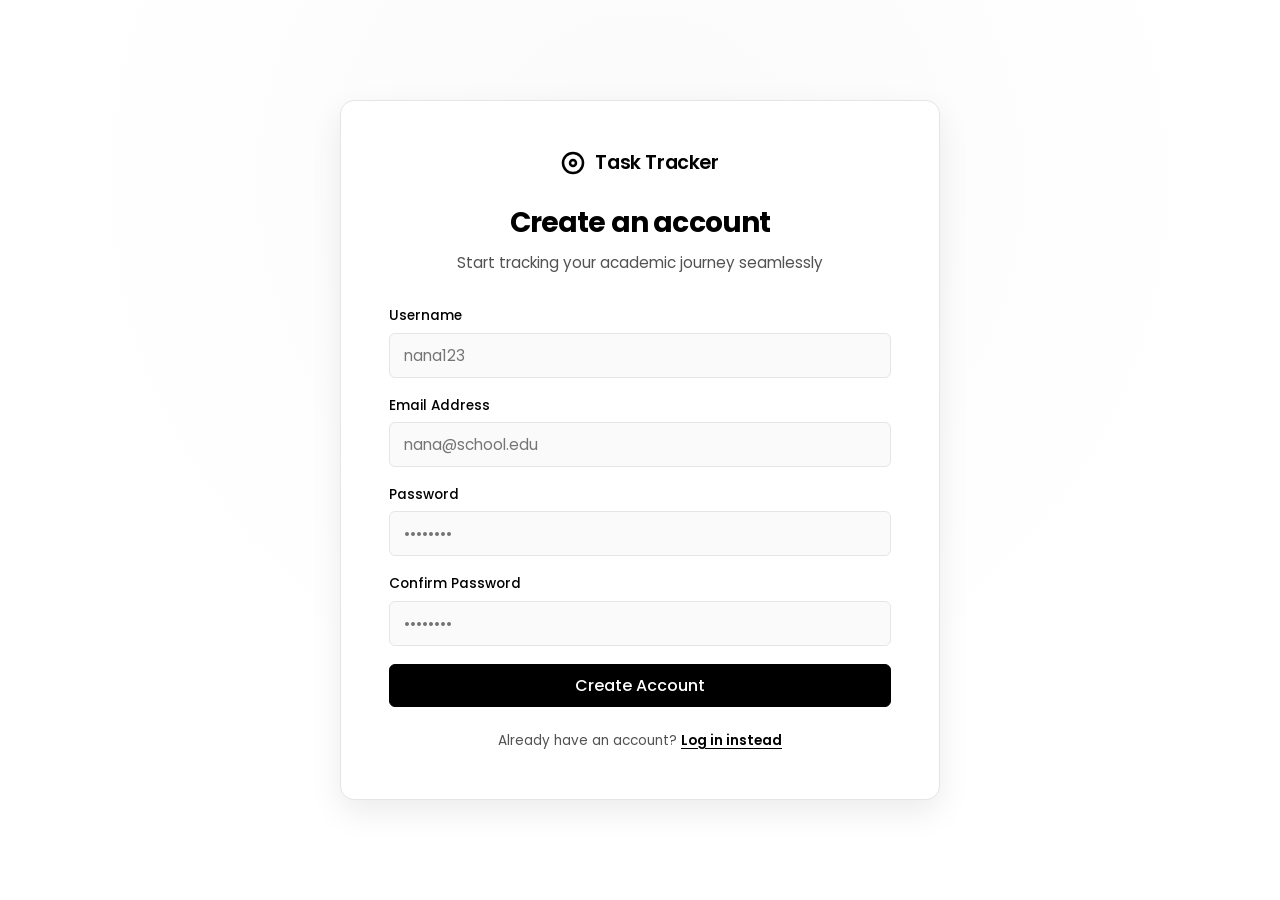
<file: frontend/pages/register.html>
<!DOCTYPE html>
<html lang="en" data-theme="light">

<head>
    <meta charset="UTF-8">
    <meta name="viewport" content="width=device-width, initial-scale=1.0">
    <title>Register — Task Tracker</title>
    <link rel="preconnect" href="https://fonts.googleapis.com">
    <link rel="preconnect" href="https://fonts.gstatic.com" crossorigin>
    <link href="https://fonts.googleapis.com/css2?family=Poppins:wght@300;400;500;600;700&display=swap"
        rel="stylesheet">
    <link rel="stylesheet" href="https://cdnjs.cloudflare.com/ajax/libs/font-awesome/6.4.0/css/all.min.css">
    <link rel="stylesheet" href="../css/style.css">
</head>

<body class="auth-body">
    <div class="auth-card">
        <div class="auth-header">
            <a href="index.html" class="auth-logo">
                <svg class="auth-logo-icon" viewBox="0 0 24 24" fill="none" stroke="currentColor" stroke-width="2.5">
                    <path d="M12 22c5.523 0 10-4.477 10-10S17.523 2 12 2 2 6.477 2 12s4.477 10 10 10z" />
                    <circle cx="12" cy="12" r="3" />
                </svg>
                Task Tracker
            </a>
            <h1 class="auth-title">Create an account</h1>
            <p class="auth-subtitle">Start tracking your academic journey seamlessly</p>
        </div>
        <form id="register-form" class="auth-form">
            <div class="form-group">
                <label for="reg-name" class="form-label">Username</label>
                <input type="text" id="reg-name" class="form-input" placeholder="nana123" required>
            </div>
            <div class="form-group">
                <label for="reg-email" class="form-label">Email Address</label>
                <input type="email" id="reg-email" class="form-input" placeholder="nana@school.edu" required>
            </div>
            <div class="form-group">
                <label for="reg-password" class="form-label">Password</label>
                <input type="password" id="reg-password" class="form-input" placeholder="••••••••" required>
            </div>
            <div class="form-group">
                <label for="reg-confirm-password" class="form-label">Confirm Password</label>
                <input type="password" id="reg-confirm-password" class="form-input" placeholder="••••••••" required>
            </div>
            <button type="submit" class="btn-primary btn-full">Create Account</button>
        </form>
        <div class="auth-footer">
            <p>Already have an account? <a href="login.html" class="auth-link">Log in instead</a></p>
        </div>
    </div>

    <!-- Success Modal -->
    <div class="modal-overlay" id="success-modal">
        <div class="modal-content" style="text-align: center; max-width: 400px; padding: 40px 20px;">
            <div style="font-size: 60px; color: #10b981; margin-bottom: 20px;">
                <i class="fas fa-check-circle pop-anim"></i>
            </div>
            <h2 style="font-weight: 600; margin-bottom: 10px;">Registration Successful!</h2>
            <p style="color: var(--text-secondary); margin-bottom: 25px;">Welcome aboard. Redirecting you to login...
            </p>
            <div class="loader-spinner" style="margin: 0 auto;"></div>
        </div>
    </div>
    <style>
        .pop-anim {
            animation: popIn 0.5s cubic-bezier(0.175, 0.885, 0.32, 1.275) forwards;
            opacity: 0;
            transform: scale(0.5);
        }

        @keyframes popIn {
            to {
                opacity: 1;
                transform: scale(1);
            }
        }

        .loader-spinner {
            width: 30px;
            height: 30px;
            border: 3px solid rgba(16, 185, 129, 0.2);
            border-top-color: #10b981;
            border-radius: 50%;
            animation: spin 1s linear infinite;
        }

        @keyframes spin {
            to {
                transform: rotate(360deg);
            }
        }
    </style>

    <script>
        document.getElementById('register-form').addEventListener('submit', async function (e) {
            e.preventDefault();
            const username = document.getElementById('reg-name').value;
            const email = document.getElementById('reg-email').value;
            const password = document.getElementById('reg-password').value;
            const confirm = document.getElementById('reg-confirm-password').value;

            if (password !== confirm) {
                alert("Passwords do not match!");
                return;
            }

            const submitBtn = document.querySelector('#register-form button[type="submit"]');
            submitBtn.disabled = true;
            submitBtn.innerText = "Processing...";

            try {
                let API_BASE = "https://tasktrack-production-a1d2.up.railway.app";
                if (window.location.hostname === "127.0.0.1") API_BASE = "http://127.0.0.1:5000";
                else if (window.location.hostname === "localhost" || window.location.hostname === "") API_BASE = "http://localhost:5000";

                const response = await fetch(`${API_BASE}/register`, {
                    method: 'POST',
                    headers: { 'Content-Type': 'application/json' },
                    body: JSON.stringify({ username, email, password })
                });

                if (response.ok) {
                    const modal = document.getElementById("success-modal");
                    modal.classList.add("active");
                    setTimeout(() => {
                        window.location.href = 'index.html';
                    }, 2500);
                } else {
                    const data = await response.json();
                    alert("Error: " + (data.error || "Gagal membuat akun"));
                    submitBtn.disabled = false;
                    submitBtn.innerText = "Create Account";
                }
            } catch (e) {
                alert("Server Error: Unable to connect to backend.");
                submitBtn.disabled = false;
                submitBtn.innerText = "Create Account";
            }
        });
    </script>
</body>

</html>
</file>
<file: frontend/css/style.css>
/* ==========================================================================
   COLOR ARCHITECTURE & VARIABLES (Universal Aesthetic Engine)
   ========================================================================== */
:root {
    --font-primary: 'Poppins', system-ui, -apple-system, sans-serif;
    color-scheme: light;
    /* Membantu browser menyelaraskan input bawaan */

    /* Light Mode */
    --bg-main: #FFFFFF;
    --bg-surface: #FAFAFA;
    --text-main: #000000;
    --text-secondary: #525252;
    --border-color: #E5E5E5;
    --accent-color: #000000;
    --accent-contrast: #FFFFFF;
    --danger-color: #DE350B;

    --lane-pending-indicator: #FFC043;
    --lane-completed-indicator: #00CC66;

    --shadow-sm: 0 1px 2px rgba(0, 0, 0, 0.05);
    --shadow-md: 0 4px 12px rgba(0, 0, 0, 0.05);
    --shadow-lg: 0 12px 32px rgba(0, 0, 0, 0.08);
    --radius-sm: 6px;
    --radius-md: 10px;
    --radius-lg: 14px;
    --transition: all 0.2s cubic-bezier(0.16, 1, 0.3, 1);
}

[data-theme="dark"] {
    color-scheme: dark;
    /* FIX: Ikon Kalender & Teks Input Otomatis Jadi Putih di Dark Mode */

    /* Dark Mode (Linear Black Style) */
    --bg-main: #000000;
    --bg-surface: #0A0A0A;
    --text-main: #FFFFFF;
    --text-secondary: #A1A1AA;
    --border-color: rgba(255, 255, 255, 0.08);
    --accent-color: #FFFFFF;
    --accent-contrast: #000000;

    --shadow-sm: 0 1px 2px rgba(0, 0, 0, 0.5);
    --shadow-md: 0 4px 16px rgba(0, 0, 0, 0.4);
    --shadow-lg: 0 16px 40px rgba(0, 0, 0, 0.6);
}

/* ==========================================================================
   BASE & LAYOUT STYLES
   ========================================================================== */
* {
    box-sizing: border-box;
    margin: 0;
    padding: 0;
}

body {
    font-family: var(--font-primary);
    background-color: var(--bg-main);
    color: var(--text-main);
    line-height: 1.5;
    -webkit-font-smoothing: antialiased;
    transition: background-color 0.3s ease, color 0.3s ease, border-color 0.3s ease;
}

a {
    color: inherit;
    text-decoration: none;
}

button,
input,
select,
textarea {
    font-family: inherit;
    font-size: inherit;
    color: inherit;
    background: none;
    border: none;
}

/* Back Link Chevron */
.back-dashboard-link {
    font-size: 0.875rem;
    font-weight: 500;
    color: var(--text-secondary);
    transition: var(--transition);
    display: inline-flex;
    align-items: center;
}

.back-dashboard-link:hover {
    color: var(--text-main);
    transform: translateX(-2px);
}

/* Utilities Buttons */
.btn-primary {
    background-color: var(--accent-color);
    color: var(--accent-contrast);
    padding: 8px 16px;
    border-radius: var(--radius-sm);
    font-weight: 500;
    cursor: pointer;
    display: inline-flex;
    align-items: center;
    justify-content: center;
    transition: var(--transition);
    border: 1px solid var(--accent-color);
}

.btn-primary:hover {
    opacity: 0.9;
    transform: translateY(-0.5px);
}

.btn-secondary {
    background-color: var(--bg-surface);
    color: var(--text-main);
    padding: 8px 16px;
    border-radius: var(--radius-sm);
    font-weight: 500;
    cursor: pointer;
    display: inline-flex;
    align-items: center;
    justify-content: center;
    transition: var(--transition);
    border: 1px solid var(--border-color);
}

.btn-secondary:hover {
    background-color: var(--bg-main);
    border-color: var(--text-main);
}

.btn-danger {
    background-color: var(--danger-color);
    color: var(--accent-contrast);
    padding: 8px 16px;
    border-radius: var(--radius-sm);
    font-weight: 500;
    cursor: pointer;
    display: inline-flex;
    align-items: center;
    justify-content: center;
    transition: var(--transition);
    border: 1px solid var(--danger-color);
}

.btn-danger:hover {
    opacity: 0.9;
    transform: translateY(-0.5px);
}

.btn-clear-history {
    background-color: transparent;
    color: var(--text-secondary);
    padding: 6px 12px;
    border-radius: var(--radius-sm);
    font-weight: 500;
    cursor: pointer;
    display: inline-flex;
    align-items: center;
    justify-content: center;
    gap: 6px;
    font-size: 0.85rem;
    transition: var(--transition);
    border: 1px solid var(--border-color);
}

.btn-clear-history:hover {
    background-color: rgba(222, 53, 11, 0.1);
    color: var(--danger-color);
    border-color: var(--danger-color);
}

.btn-danger-text {
    color: var(--danger-color);
    font-weight: 500;
    cursor: pointer;
    padding: 8px 0;
}

.btn-large {
    padding: 12px 28px;
    border-radius: var(--radius-md);
    font-size: 1rem;
}

.btn-full {
    width: 100%;
}

/* ==========================================================================
   LANDING PAGE STRUCTURE
   ========================================================================== */
.navbar {
    position: fixed;
    top: 0;
    left: 0;
    width: 100%;
    height: 64px;
    background-color: var(--bg-main);
    border-bottom: 1px solid var(--border-color);
    z-index: 100;
}

.nav-container {
    max-width: 1240px;
    height: 100%;
    margin: 0 auto;
    padding: 0 24px;
    display: flex;
    align-items: center;
    justify-content: space-between;
}

.nav-logo {
    font-weight: 600;
    font-size: 1.1rem;
    letter-spacing: -0.02em;
}

.nav-links {
    display: flex;
    gap: 12px;
}

.nav-right {
    display: flex;
    align-items: center;
    gap: 12px;
    position: relative;
}

.nav-hamburger-btn {
    display: none;
    flex-direction: column;
    align-items: center;
    justify-content: center;
    width: 52px;
    height: 36px;
    border-radius: 999px;
    background-color: var(--text-main);
    border: none;
    cursor: pointer;
    transition: var(--transition);
    padding: 0 8px;
}

.nav-hamburger-btn span {
    display: block;
    width: 20px;
    height: 3px;
    border-radius: 999px;
    background-color: var(--bg-main);
    margin: 2px 0;
}

.nav-hamburger-btn:hover {
    opacity: 0.9;
    transform: scale(1.02);
}

.nav-mobile-menu {
    position: absolute;
    top: 58px;
    right: 0;
    width: 180px;
    background-color: var(--bg-main);
    border: 1px solid var(--border-color);
    border-radius: var(--radius-md);
    box-shadow: var(--shadow-lg);
    opacity: 0;
    visibility: hidden;
    transform: translateY(-8px);
    transition: all 0.2s ease;
    z-index: 120;
    padding: 10px 0;
}

.nav-mobile-menu.active {
    opacity: 1;
    visibility: visible;
    transform: translateY(0);
}

.mobile-menu-link {
    display: block;
    padding: 12px 18px;
    color: var(--text-main);
    font-weight: 500;
    transition: background-color 0.2s ease;
}

.mobile-menu-link:hover {
    background-color: var(--bg-surface);
}

.hero-section {
    padding: 160px 24px 100px;
    text-align: center;
    background: radial-gradient(circle at 50% 20%, var(--bg-surface) 0%, var(--bg-main) 60%);
}

.hero-container {
    max-width: 800px;
    margin: 0 auto;
}

.hero-badge {
    display: inline-block;
    padding: 6px 14px;
    background-color: var(--bg-surface);
    border: 1px solid var(--border-color);
    border-radius: 100px;
    font-size: 0.85rem;
    font-weight: 500;
    color: var(--text-secondary);
    margin-bottom: 24px;
}

.hero-title {
    font-size: 3.5rem;
    font-weight: 700;
    line-height: 1.1;
    letter-spacing: -0.04em;
    margin-bottom: 24px;
}

.hero-subtitle {
    font-size: 1.2rem;
    color: var(--text-secondary);
    max-width: 600px;
    margin: 0 auto 40px;
    font-weight: 300;
}

.hero-actions {
    display: flex;
    justify-content: center;
    gap: 16px;
}

.features-section {
    padding: 100px 24px;
    border-top: 1px solid var(--border-color);
}

.section-container {
    max-width: 1200px;
    margin: 0 auto;
}

.section-header {
    text-align: center;
    margin-bottom: 64px;
}

.section-title {
    font-size: 2.2rem;
    font-weight: 600;
    letter-spacing: -0.03em;
    margin-bottom: 16px;
}

.section-subtitle {
    font-size: 1.1rem;
    color: var(--text-secondary);
    max-width: 600px;
    margin: 0 auto;
}

.features-grid {
    display: grid;
    grid-template-columns: repeat(auto-fit, minmax(300px, 1fr));
    gap: 32px;
}

.feature-card {
    background-color: var(--bg-surface);
    border: 1px solid var(--border-color);
    border-radius: var(--radius-lg);
    padding: 32px;
    transition: var(--transition);
}

.feature-card:hover {
    transform: translateY(-4px);
    box-shadow: var(--shadow-md);
    border-color: var(--text-main);
}

.feature-icon {
    font-size: 1.5rem;
    margin-bottom: 16px;
}

.feature-title {
    font-size: 1.25rem;
    font-weight: 600;
    margin-bottom: 12px;
}

.feature-text {
    color: var(--text-secondary);
    font-size: 0.95rem;
}

.main-footer {
    padding: 60px 24px 32px;
    border-top: 1px solid var(--border-color);
    background-color: var(--bg-surface);
}

.footer-container {
    max-width: 1240px;
    margin: 0 auto;
    display: grid;
    grid-template-columns: 1fr 1fr;
    gap: 64px;
    margin-bottom: 48px;
}

.footer-left {
    display: flex;
    flex-direction: column;
}

.footer-branding {
    display: flex;
    align-items: center;
    gap: 10px;
    margin-bottom: 16px;
}

.footer-logo-icon {
    width: 24px;
    height: 24px;
    flex-shrink: 0;
}

.footer-logo-text {
    font-weight: 600;
    font-size: 1.1rem;
    letter-spacing: -0.02em;
}

.footer-tagline {
    font-size: 0.9rem;
    color: var(--text-secondary);
    margin-bottom: 24px;
    max-width: 300px;
}

.footer-credit {
    font-size: 0.8rem;
    color: var(--text-secondary);
    font-weight: 500;
}

.footer-right {
    display: flex;
    justify-content: flex-end;
}

.footer-section {
    text-align: right;
}

.footer-section-title {
    font-size: 0.85rem;
    font-weight: 600;
    text-transform: uppercase;
    letter-spacing: 0.05em;
    color: var(--text-secondary);
    margin-bottom: 16px;
}

.footer-links {
    list-style: none;
    display: flex;
    flex-direction: column;
    gap: 12px;
}

.footer-link {
    font-size: 0.9rem;
    color: var(--text-secondary);
    transition: var(--transition);
    display: inline-flex;
    align-items: center;
    gap: 8px;
    justify-content: flex-end;
}

.footer-link:hover {
    color: var(--text-main);
}

.footer-bottom {
    max-width: 1240px;
    margin: 0 auto;
    padding-top: 32px;
    border-top: 1px solid var(--border-color);
    text-align: center;
}

.footer-copyright {
    font-size: 0.8rem;
    color: var(--text-secondary);
}

@media (max-width: 768px) {
    .navbar {
        height: auto;
        border-bottom: 1px solid var(--border-color);
        padding: 12px 0;
    }

    .nav-container {
        flex-wrap: wrap;
        align-items: center;
        justify-content: space-between;
        gap: 12px;
        padding: 0 20px;
        position: relative;
    }

    .nav-links {
        display: none;
    }

    .nav-right {
        gap: 10px;
    }

    .nav-hamburger-btn {
        display: inline-flex;
    }

    .hero-section {
        padding: 120px 16px 80px;
    }

    .hero-title {
        font-size: 2.2rem;
    }

    .hero-subtitle {
        font-size: 1rem;
    }

    .section-title {
        font-size: 1.75rem;
    }

    .footer-container {
        grid-template-columns: 1fr;
        gap: 32px;
    }

    .footer-right {
        justify-content: flex-start;
    }

    .footer-section {
        text-align: left;
    }

    .footer-link {
        justify-content: flex-start;
    }
}

/* ==========================================================================
   APP EXCLUSIVE NAVBAR SYSTEM
   ========================================================================== */
.horizontal-layout {
    display: block !important;
}

.app-navbar {
    position: fixed;
    top: 0;
    left: 0;
    width: 100%;
    height: 64px;
    background-color: var(--bg-main);
    border-bottom: 1px solid var(--border-color);
    display: grid;
    grid-template-columns: 1fr 2fr 1fr;
    align-items: center;
    padding: 0 24px;
    z-index: 150;
    transition: background-color 0.3s ease, border-color 0.3s ease;
}

.nav-left {
    display: flex;
    align-items: center;
}

.app-logo {
    font-weight: 600;
    font-size: 1.1rem;
    letter-spacing: -0.02em;
    display: flex;
    align-items: center;
    gap: 8px;
}

.logo-icon {
    width: 18px;
    height: 18px;
}

.nav-center {
    display: flex;
    justify-content: center;
    width: 100%;
}

.search-container {
    display: flex;
    align-items: center;
    background-color: var(--bg-surface);
    border: 1px solid var(--border-color);
    border-radius: var(--radius-md);
    padding: 0 14px;
    width: 100%;
    max-width: 520px;
    height: 38px;
    transition: var(--transition);
}

.search-container:focus-within {
    border-color: var(--text-main);
}

.search-icon {
    font-size: 0.85rem;
    margin-right: 10px;
    opacity: 0.6;
}

.search-container input {
    width: 100%;
    font-size: 0.875rem;
    background: transparent;
    border: none;
    outline: none;
}

.search-container input::placeholder {
    color: var(--text-secondary);
    opacity: 0.7;
}

.disabled-search {
    opacity: 0.5;
    cursor: not-allowed;
}

.nav-right {
    display: flex;
    align-items: center;
    justify-content: flex-end;
    gap: 16px;
}

.nav-action-btn {
    width: 36px;
    height: 36px;
    border-radius: 50%;
    display: flex;
    align-items: center;
    justify-content: center;
    cursor: pointer;
    transition: var(--transition);
}

.nav-action-btn:hover {
    background-color: var(--bg-surface);
}

.profile-dropdown-wrapper {
    display: flex;
    align-items: center;
    gap: 8px;
    padding: 6px 12px;
    border-radius: var(--radius-sm);
    cursor: pointer;
    position: relative;
    user-select: none;
    transition: var(--transition);
}

.profile-dropdown-wrapper:hover {
    background-color: var(--bg-surface);
}

.profile-avatar-sm {
    width: 28px;
    height: 28px;
    background-color: var(--text-main);
    color: var(--bg-main);
    border-radius: 50%;
    font-size: 0.85rem;
    font-weight: 600;
    display: flex;
    align-items: center;
    justify-content: center;
}

.profile-name-sm {
    font-size: 0.875rem;
    font-weight: 500;
}

.profile-chevron {
    font-size: 0.65rem;
    opacity: 0.5;
    transition: transform 0.2s ease;
}

.profile-dropdown-wrapper.active .profile-chevron {
    transform: rotate(180deg);
}

.profile-dropdown-menu {
    position: absolute;
    top: 100%;
    right: 0;
    margin-top: 8px;
    background-color: var(--bg-main);
    border: 1px solid var(--border-color);
    border-radius: var(--radius-md);
    width: 180px;
    box-shadow: var(--shadow-lg);
    opacity: 0;
    pointer-events: none;
    transform: translateY(4px);
    transition: all 0.15s ease;
    z-index: 160;
    padding: 6px 0;
}

.profile-dropdown-wrapper.active .profile-dropdown-menu {
    opacity: 1;
    pointer-events: auto;
    transform: translateY(0);
}

.dropdown-item {
    display: block;
    width: 100%;
    text-align: left;
    padding: 10px 16px;
    font-size: 0.875rem;
    color: var(--text-secondary);
    transition: var(--transition);
}

.dropdown-item:hover {
    background-color: var(--bg-surface);
    color: var(--text-main);
}

.dropdown-divider {
    border: none;
    border-top: 1px solid var(--border-color);
    margin: 4px 0;
}

.logout-text:hover {
    color: var(--danger-color);
}

.app-container {
    max-width: 1240px;
    margin: 64px auto 0;
    padding: 40px 24px;
}

.profile-page-container {
    max-width: 900px;
}

/* ==========================================================================
   DASHBOARD HERO SUMMARY SECTION
   ========================================================================== */
.dashboard-hero-summary {
    background-color: var(--bg-surface);
    border: 1px solid var(--border-color);
    border-radius: var(--radius-lg);
    padding: 32px;
    margin-bottom: 40px;
    display: flex;
    justify-content: space-between;
    align-items: center;
    gap: 24px;
}

.welcome-title {
    font-size: 1.5rem;
    font-weight: 700;
    letter-spacing: -0.03em;
    margin-bottom: 4px;
}

.welcome-subtitle {
    font-size: 0.95rem;
    color: var(--text-secondary);
}

.highlight-text {
    font-weight: 600;
    text-decoration: underline;
    text-underline-offset: 4px;
}

.mini-progress-wrapper {
    width: 280px;
}

.progress-labels {
    display: flex;
    justify-content: space-between;
    font-size: 0.8rem;
    font-weight: 500;
    color: var(--text-secondary);
    margin-bottom: 8px;
}

.progress-track {
    width: 100%;
    height: 6px;
    background-color: var(--border-color);
    border-radius: 100px;
    overflow: hidden;
}

.progress-bar {
    height: 100%;
    background-color: var(--text-main);
    border-radius: 100px;
    transition: width 0.4s cubic-bezier(0.16, 1, 0.3, 1);
}

/* ==========================================================================
   HORIZONTAL KANBAN PIPELINE VIEW PORT
   ========================================================================== */
.board-lane-container {
    display: grid;
    grid-template-columns: 1fr 1fr;
    gap: 32px;
    align-items: start;
}

.board-lane {
    background-color: transparent;
}

.lane-header {
    display: flex;
    align-items: center;
    justify-content: space-between;
    padding-bottom: 14px;
    border-bottom: 2px solid var(--border-color);
    margin-bottom: 20px;
}

.lane-title-group {
    display: flex;
    align-items: center;
    gap: 10px;
}

.lane-indicator-dot {
    width: 10px;
    height: 10px;
    border-radius: 50%;
}

.lane-indicator-dot.pending {
    background-color: var(--lane-pending-indicator);
}

.lane-indicator-dot.completed {
    background-color: var(--lane-completed-indicator);
}

.lane-title {
    font-size: 1.1rem;
    font-weight: 600;
    letter-spacing: -0.01em;
}

.lane-counter {
    font-size: 0.8rem;
    font-weight: 600;
    color: var(--text-secondary);
    background-color: var(--bg-surface);
    border: 1px solid var(--border-color);
    padding: 2px 10px;
    border-radius: 100px;
}

.lane-cards-stack {
    display: flex;
    flex-direction: column;
    gap: 16px;
}

.task-card {
    background-color: var(--bg-surface);
    border: 1px solid var(--border-color);
    border-radius: var(--radius-md);
    padding: 20px;
    transition: var(--transition);
}

.task-card:hover {
    border-color: var(--text-main);
    transform: translateY(-2px);
    box-shadow: var(--shadow-md);
}

.task-card-top {
    margin-bottom: 14px;
}

.task-card-header {
    display: flex;
    justify-content: space-between;
    align-items: center;
}

.task-subject {
    font-size: 0.725rem;
    font-weight: 600;
    text-transform: uppercase;
    letter-spacing: 0.05em;
    color: var(--text-secondary);
    background-color: rgba(0, 0, 0, 0.04);
    padding: 2px 8px;
    border-radius: 4px;
}

[data-theme="dark"] .task-subject {
    background-color: rgba(255, 255, 255, 0.06);
}

.task-priority-badge {
    font-size: 0.725rem;
    font-weight: 500;
    padding: 2px 8px;
    border-radius: 4px;
}

.task-priority-badge.high {
    background-color: rgba(255, 77, 77, 0.12);
    color: #FF4D4D;
}

.task-priority-badge.medium {
    background-color: rgba(255, 192, 67, 0.12);
    color: #FFC043;
}

.task-priority-badge.low {
    background-color: rgba(0, 204, 102, 0.12);
    color: #00CC66;
}

.task-title-text {
    font-size: 1.05rem;
    font-weight: 600;
    letter-spacing: -0.01em;
    line-height: 1.3;
    margin-top: 10px;
}

.task-description {
    font-size: 0.85rem;
    color: var(--text-secondary);
    margin-top: 4px;
    display: -webkit-box;
    -webkit-line-clamp: 2;
    line-clamp: 2;
    -webkit-box-orient: vertical;
    overflow: hidden;
}

.task-card-bottom {
    border-top: 1px solid var(--border-color);
    padding-top: 12px;
    display: flex;
    justify-content: space-between;
    align-items: center;
}

.task-deadline-info {
    font-size: 0.775rem;
    color: var(--text-secondary);
}

.task-deadline-info strong {
    color: var(--text-main);
}

.task-edit-btn {
    font-size: 0.775rem;
    font-weight: 500;
    cursor: pointer;
    color: var(--text-secondary);
    transition: var(--transition);
}

.task-edit-btn:hover {
    color: var(--text-main);
    text-decoration: underline;
}

/* ==========================================================================
   FLOATING INTERACTIVE ACTIONS & MODALS
   ========================================================================== */
.floating-action-button {
    position: fixed;
    bottom: 32px;
    right: 32px;
    width: 52px;
    height: 52px;
    border-radius: 50%;
    background-color: var(--accent-color);
    color: var(--accent-contrast);
    font-size: 1.5rem;
    display: flex;
    align-items: center;
    justify-content: center;
    cursor: pointer;
    box-shadow: var(--shadow-lg);
    z-index: 199;
    transition: var(--transition);
}

.floating-action-button:hover {
    transform: scale(1.05) rotate(90deg);
}

.modal-overlay {
    position: fixed;
    top: 0;
    left: 0;
    width: 100%;
    height: 100%;
    background-color: rgba(0, 0, 0, 0.4);
    backdrop-filter: blur(4px);
    -webkit-backdrop-filter: blur(4px);
    display: flex;
    align-items: center;
    justify-content: center;
    opacity: 0;
    pointer-events: none;
    z-index: 300;
    transition: opacity 0.2s ease;
    padding: 16px;
}

.modal-overlay.active {
    opacity: 1;
    pointer-events: auto;
}

.modal-content {
    background-color: var(--bg-main);
    border: 1px solid var(--border-color);
    border-radius: var(--radius-lg);
    width: 100%;
    max-width: 500px;
    padding: 32px;
    box-shadow: var(--shadow-lg);
    transform: translateY(10px);
    transition: transform 0.2s ease;
    max-height: 90vh;
    overflow-y: auto;
}

.modal-overlay.active .modal-content {
    transform: translateY(0);
}

.modal-title {
    font-size: 1.35rem;
    font-weight: 600;
    letter-spacing: -0.02em;
    margin-bottom: 24px;
}

.modal-desc {
    font-size: 0.95rem;
    color: var(--text-secondary);
    margin-bottom: 24px;
    line-height: 1.5;
}

.form-group {
    margin-bottom: 18px;
}

.form-label {
    display: block;
    font-size: 0.85rem;
    font-weight: 500;
    margin-bottom: 6px;
}

.form-input {
    width: 100%;
    background-color: var(--bg-surface);
    border: 1px solid var(--border-color);
    border-radius: var(--radius-sm);
    padding: 10px 14px;
    font-size: 0.95rem;
    transition: var(--transition);
}

.form-input:focus {
    outline: none;
    border-color: var(--text-main);
    background-color: var(--bg-main);
}

.form-textarea {
    resize: vertical;
    min-height: 80px;
}

.form-row {
    display: grid;
    grid-template-columns: 1fr 1fr;
    gap: 16px;
}

.modal-actions {
    display: flex;
    justify-content: flex-end;
    gap: 12px;
    margin-top: 24px;
}

.modal-actions-edit {
    display: flex;
    align-items: center;
    justify-content: space-between;
    margin-top: 24px;
}

.modal-actions-right {
    display: flex;
    gap: 12px;
}

.profile-header-workspace {
    display: flex;
    align-items: center;
    gap: 24px;
    margin-bottom: 40px;
}

.profile-avatar {
    width: 72px;
    height: 72px;
    border-radius: 50%;
    background-color: var(--accent-color);
    color: var(--accent-contrast);
    font-size: 1.75rem;
    font-weight: 600;
    display: flex;
    align-items: center;
    justify-content: center;
}

.profile-meta-info {
    flex-grow: 1;
}

.profile-name {
    font-size: 1.5rem;
    font-weight: 600;
    letter-spacing: -0.02em;
}

.profile-role {
    color: var(--text-secondary);
    font-size: 0.9rem;
}

.stats-grid {
    display: grid;
    grid-template-columns: repeat(auto-fit, minmax(180px, 1fr));
    gap: 20px;
    margin-bottom: 40px;
}

.stat-card {
    background-color: var(--bg-surface);
    border: 1px solid var(--border-color);
    border-radius: var(--radius-md);
    padding: 20px;
    text-align: center;
}

.stat-title {
    font-size: 0.8rem;
    font-weight: 500;
    color: var(--text-secondary);
    text-transform: uppercase;
    letter-spacing: 0.02em;
}

.stat-value {
    font-size: 2rem;
    font-weight: 700;
    letter-spacing: -0.03em;
    margin: 4px 0;
}

.stat-desc {
    font-size: 0.75rem;
    color: var(--text-secondary);
}

.profile-details-card {
    background-color: var(--bg-surface);
    border: 1px solid var(--border-color);
    border-radius: var(--radius-lg);
    padding: 8px 24px;
}

.detail-row {
    display: flex;
    padding: 16px 0;
    border-bottom: 1px solid var(--border-color);
}

.detail-row:last-child {
    border-bottom: none;
}

.detail-label {
    width: 180px;
    font-size: 0.875rem;
    font-weight: 500;
    color: var(--text-secondary);
}

.detail-value {
    flex-grow: 1;
    font-size: 0.9rem;
}

.flex-settings-row {
    display: flex;
    align-items: center;
    justify-content: space-between;
    padding: 12px 0;
    border-bottom: 1px solid var(--border-color);
}

.block-label {
    margin-bottom: 2px !important;
}

.form-desc-text {
    font-size: 0.8rem;
    color: var(--text-secondary);
    display: block;
}

.switch-toggle-container {
    position: relative;
    display: inline-block;
    width: 44px;
    height: 24px;
}

.switch-toggle-container input {
    opacity: 0;
    width: 0;
    height: 0;
}

.switch-slider {
    position: absolute;
    cursor: pointer;
    top: 0;
    left: 0;
    right: 0;
    bottom: 0;
    background-color: var(--border-color);
    transition: .3s cubic-bezier(0.16, 1, 0.3, 1);
    border-radius: 24px;
}

.switch-slider:before {
    position: absolute;
    content: "";
    height: 18px;
    width: 18px;
    left: 3px;
    bottom: 3px;
    background-color: white;
    transition: .3s cubic-bezier(0.16, 1, 0.3, 1);
    border-radius: 50%;
}

[data-theme="dark"] .switch-slider:before {
    background-color: #000000;
}

input:checked+.switch-slider {
    background-color: var(--accent-color);
}

input:checked+.switch-slider:before {
    transform: translateX(20px);
    background-color: var(--accent-contrast);
}

/* ==========================================================================
   AUTH PAGES (LOGIN & REGISTER)
   ========================================================================== */
.auth-body {
    display: flex;
    align-items: center;
    justify-content: center;
    min-height: 100vh;
    padding: 24px;
    background: radial-gradient(circle at 50% 20%, var(--bg-surface) 0%, var(--bg-main) 60%);
}

.auth-card {
    background-color: var(--bg-main);
    border: 1px solid var(--border-color);
    border-radius: var(--radius-lg);
    padding: 48px;
    width: 100%;
    max-width: 600px;
    box-shadow: var(--shadow-lg);
}

.auth-header {
    text-align: center;
    margin-bottom: 32px;
}

.auth-logo {
    display: inline-flex;
    align-items: center;
    gap: 10px;
    font-weight: 600;
    font-size: 1.2rem;
    letter-spacing: -0.02em;
    margin-bottom: 24px;
}

.auth-logo-icon {
    width: 24px;
    height: 24px;
}

.auth-title {
    font-size: 1.75rem;
    font-weight: 700;
    letter-spacing: -0.03em;
    margin-bottom: 8px;
}

.auth-subtitle {
    font-size: 0.95rem;
    color: var(--text-secondary);
}

.auth-form {
    margin-bottom: 24px;
}

.auth-footer {
    text-align: center;
    font-size: 0.85rem;
    color: var(--text-secondary);
}

.auth-link {
    font-weight: 600;
    color: var(--text-main);
    text-decoration: underline;
    text-underline-offset: 3px;
    transition: var(--transition);
}

.auth-link:hover {
    opacity: 0.8;
}

@media (max-width: 992px) {
    .app-navbar {
        grid-template-columns: 1fr 1fr;
    }

    .nav-center {
        display: none;
    }

    .board-lane-container {
        grid-template-columns: 1fr;
        gap: 24px;
    }
}

@media (max-width: 640px) {
    .auth-card {
        max-width: 420px;
        padding: 32px 24px;
    }

    .auth-title {
        font-size: 1.5rem;
    }
}

@media (max-width: 576px) {

    .profile-name-sm,
    .profile-chevron {
        display: none;
    }

    .dashboard-hero-summary {
        flex-direction: column;
        align-items: flex-start;
        padding: 24px;
    }

    .mini-progress-wrapper {
        width: 100%;
    }

    .form-row {
        grid-template-columns: 1fr;
    }

    .modal-content {
        max-width: min(100%, 420px);
        padding: 24px 18px;
    }

    .form-group {
        margin-bottom: 12px;
    }

    .form-input {
        padding: 8px 12px;
    }

    .modal-title {
        font-size: 1.2rem;
    }

    .modal-actions,
    .modal-actions-edit {
        flex-direction: column-reverse;
        align-items: stretch;
        gap: 10px;
    }

    .modal-actions-right {
        width: 100%;
        justify-content: stretch;
    }

    .btn-primary,
    .btn-secondary,
    .btn-danger {
        width: 100%;
    }
}
</file>
